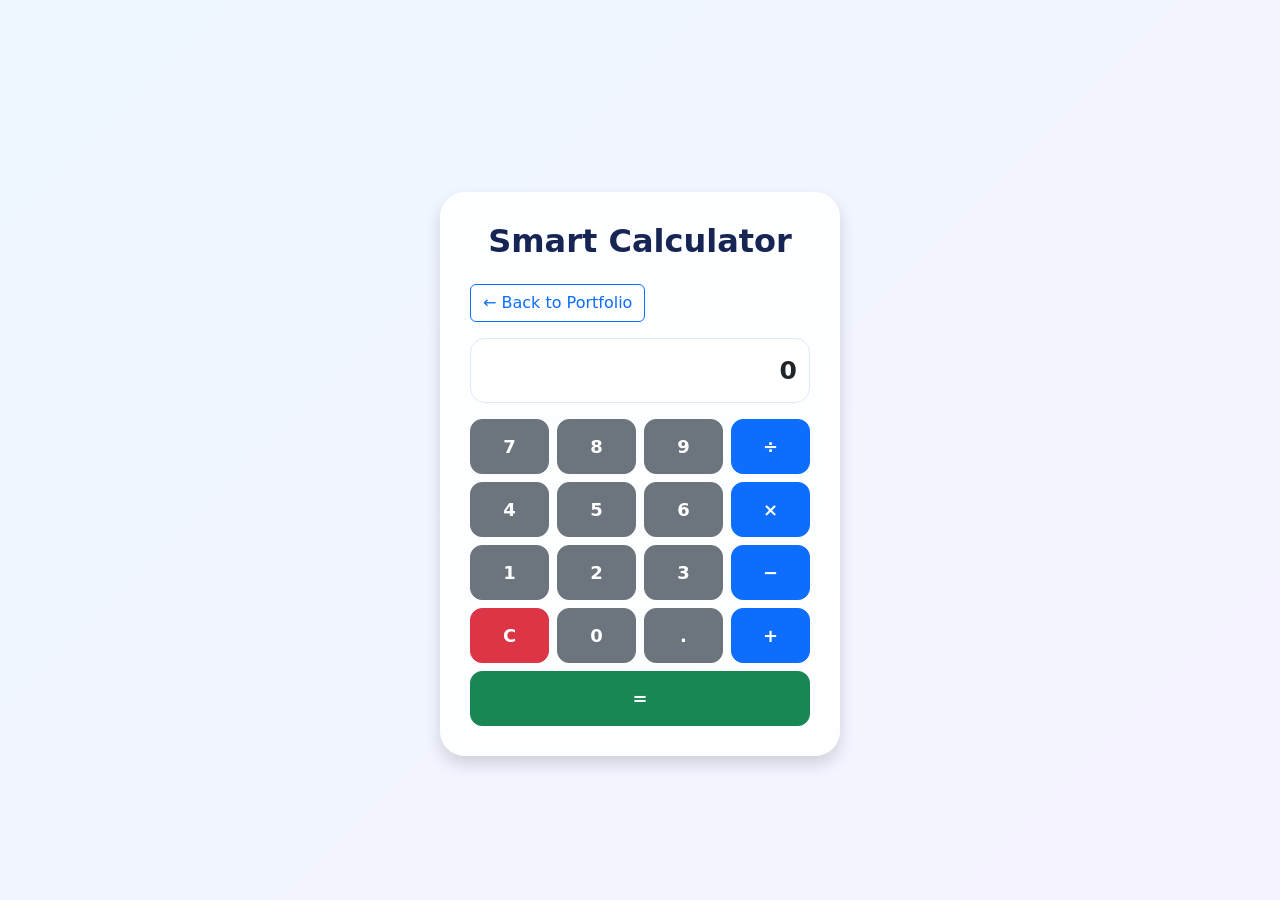
<file: calculator/index.html>
<!DOCTYPE html>
<html lang="en">

<head>
    <meta charset="UTF-8">
    <meta name="viewport" content="width=device-width, initial-scale=1.0">

    <title>Smart Calculator</title>

    <!-- Bootstrap 5 CSS -->
    <link href="https://cdn.jsdelivr.net/npm/bootstrap@5.3.3/dist/css/bootstrap.min.css" rel="stylesheet">

    <!-- Our own CSS -->
    <link rel="stylesheet" href="style.css">
</head>

<body>

    <div class="container mt-5">

        <div class="card mx-auto shadow" style="max-width: 400px;">

            <div class="card-body">

                <h2 class="text-center mb-4">
                    Smart Calculator
                </h2>
                <a href="../index.html" class="btn btn-outline-primary mb-3">
    ← Back to Portfolio
</a>
                <input type="text" id="display" class="form-control text-end mb-3" value="0" readonly>
                <div class="row g-2">

    <div class="col-3">
        <button class="btn btn-secondary w-100">7</button>
    </div>

    <div class="col-3">
        <button class="btn btn-secondary w-100">8</button>
    </div>

    <div class="col-3">
        <button class="btn btn-secondary w-100">9</button>
    </div>

    <div class="col-3">
        <button class="btn btn-primary w-100">÷</button>
    </div>


    <div class="col-3">
        <button class="btn btn-secondary w-100">4</button>
    </div>

    <div class="col-3">
        <button class="btn btn-secondary w-100">5</button>
    </div>

    <div class="col-3">
        <button class="btn btn-secondary w-100">6</button>
    </div>

    <div class="col-3">
        <button class="btn btn-primary w-100">×</button>
    </div>


    <div class="col-3">
        <button class="btn btn-secondary w-100">1</button>
    </div>

    <div class="col-3">
        <button class="btn btn-secondary w-100">2</button>
    </div>

    <div class="col-3">
        <button class="btn btn-secondary w-100">3</button>
    </div>

    <div class="col-3">
        <button class="btn btn-primary w-100">−</button>
    </div>


    <div class="col-3">
        <button class="btn btn-danger w-100">C</button>
    </div>

    <div class="col-3">
        <button class="btn btn-secondary w-100">0</button>
    </div>

    <div class="col-3">
        <button class="btn btn-secondary w-100">.</button>
    </div>

    <div class="col-3">
        <button class="btn btn-primary w-100">+</button>
    </div>


    <div class="col-12">
        <button class="btn btn-success w-100">=</button>
    </div>

</div>

            </div>

        </div>

    </div>
    <script src="script.js"></script>

</body>

</html>
</file>
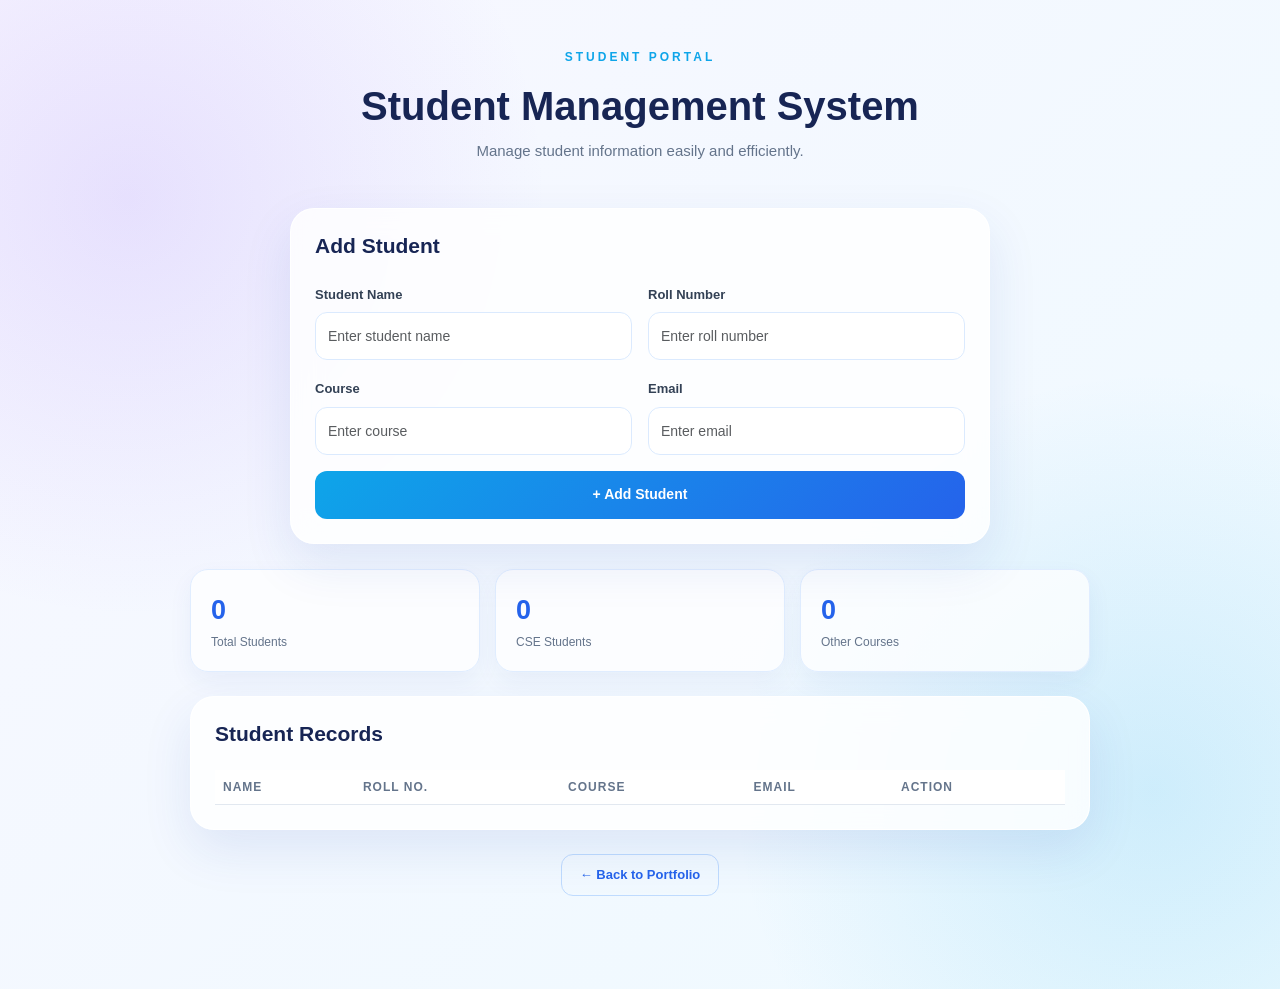
<file: student-management/index.html>
<!DOCTYPE html>
<html lang="en">

<head>
    <meta charset="UTF-8">
    <meta name="viewport" content="width=device-width, initial-scale=1.0">

    <title>Student Management System</title>

    <!-- Bootstrap 5 -->
    <link href="https://cdn.jsdelivr.net/npm/bootstrap@5.3.3/dist/css/bootstrap.min.css" rel="stylesheet">

    <!-- Custom CSS -->
    <link rel="stylesheet" href="style.css">
</head>

<body>

    <div class="container py-5">

        <!-- Header -->
        <div class="text-center mb-5">

            <p class="text-primary fw-bold">
                STUDENT PORTAL
            </p>

            <h1>
                Student Management System
            </h1>

            <p class="text-muted">
                Manage student information easily and efficiently.
            </p>

        </div>


        <!-- Student Form -->
        <div class="card shadow-sm mx-auto" style="max-width: 700px;">

            <div class="card-body p-4">

                <h3 class="mb-4">
                    Add Student
                </h3>

                <div class="row g-3">

                    <div class="col-md-6">

                        <label class="form-label">
                            Student Name
                        </label>

                        <input
                            type="text"
                            id="studentName"
                            class="form-control"
                            placeholder="Enter student name"
                        >

                    </div>


                    <div class="col-md-6">

                        <label class="form-label">
                            Roll Number
                        </label>

                        <input
                            type="text"
                            id="rollNumber"
                            class="form-control"
                            placeholder="Enter roll number"
                        >

                    </div>


                    <div class="col-md-6">

                        <label class="form-label">
                            Course
                        </label>

                        <input
                            type="text"
                            id="course"
                            class="form-control"
                            placeholder="Enter course"
                        >

                    </div>


                    <div class="col-md-6">

                        <label class="form-label">
                            Email
                        </label>

                        <input
                            type="email"
                            id="email"
                            class="form-control"
                            placeholder="Enter email"
                        >

                    </div>


                    <div class="col-12">

                        <button
                            id="addStudentBtn"
                            class="btn btn-primary w-100"
                        >
                            + Add Student
                        </button>

                    </div>

                </div>

            </div>

        </div>

        <!-- Statistics -->
<div class="stats">

    <div class="stat-box">
        <div class="stat-number" id="totalStudents">0</div>
        <div class="stat-label">Total Students</div>
    </div>

    <div class="stat-box">
        <div class="stat-number" id="cseStudents">0</div>
        <div class="stat-label">CSE Students</div>
    </div>

    <div class="stat-box">
        <div class="stat-number" id="otherStudents">0</div>
        <div class="stat-label">Other Courses</div>
    </div>

</div>


        <!-- Student List -->
        <div class="card shadow-sm mx-auto mt-4" style="max-width: 900px;">

            <div class="card-body p-4">

                <h3 class="mb-4">
                    Student Records
                </h3>

                <div class="table-responsive">

                    <table class="table align-middle">

                        <thead>

                            <tr>
                                <th>Name</th>
                                <th>Roll No.</th>
                                <th>Course</th>
                                <th>Email</th>
                                <th>Action</th>
                            </tr>

                        </thead>

                        <tbody id="studentList">

                        </tbody>

                    </table>

                </div>

            </div>

        </div>


        <!-- Back to Portfolio -->
        <div class="text-center mt-4">

            <a href="../index.html" class="btn btn-outline-primary">
                ← Back to Portfolio
            </a>

        </div>

    </div>


    <script src="script.js"></script>

</body>

</html>
</file>
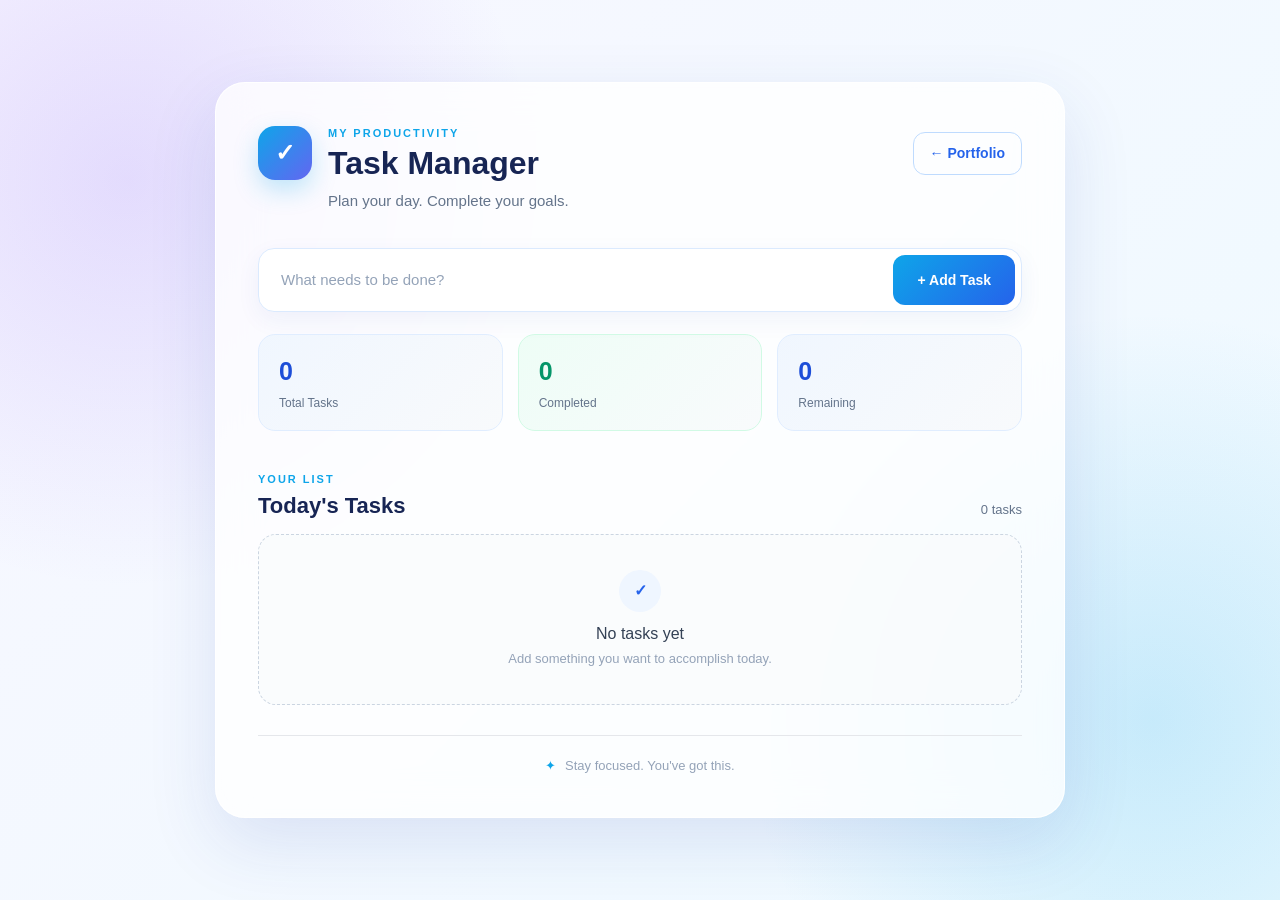
<file: task-manager/index.html>
<!DOCTYPE html>
<html lang="en">

<head>
    <meta charset="UTF-8">
    <meta name="viewport" content="width=device-width, initial-scale=1.0">

    <title>Task Manager</title>

    <!-- Bootstrap 5 -->
    <link href="https://cdn.jsdelivr.net/npm/bootstrap@5.3.3/dist/css/bootstrap.min.css" rel="stylesheet">

    <!-- Custom CSS -->
    <link rel="stylesheet" href="style.css">
</head>

<body>

    <div class="page">

        <div class="task-card">

            <!-- TOP -->
            <div class="top-bar">
                <div class="brand">
                    <div class="brand-icon">✓</div>

                    <div>
                        <span>MY PRODUCTIVITY</span>
                        <h1>Task Manager</h1>
                    </div>
                </div>

                <a href="../index.html" class="back-btn">
                    ← Portfolio
                </a>
            </div>


            <!-- INTRO -->
            <div class="intro">
                <p>Plan your day. Complete your goals.</p>
            </div>


            <!-- ADD TASK -->
            <div class="add-task">

                <input
                    type="text"
                    id="taskInput"
                    placeholder="What needs to be done?"
                    autocomplete="off"
                >

                <button id="addTaskBtn">
                    + Add Task
                </button>

            </div>


            <!-- STATS -->
            <div class="stats">

                <div class="stat-box">
                    <div class="stat-number" id="totalTasks">0</div>
                    <div class="stat-label">Total Tasks</div>
                </div>

                <div class="stat-box completed-box">
                    <div class="stat-number" id="completedTasks">0</div>
                    <div class="stat-label">Completed</div>
                </div>

                <div class="stat-box">
                    <div class="stat-number" id="remainingTasks">0</div>
                    <div class="stat-label">Remaining</div>
                </div>

            </div>


            <!-- TASK SECTION -->
            <div class="task-section">

                <div class="section-heading">
                    <div>
                        <span class="mini-title">YOUR LIST</span>
                        <h2>Today's Tasks</h2>
                    </div>

                    <span id="taskCount" class="task-count">
                        0 tasks
                    </span>
                </div>


                <ul id="taskList"></ul>

                <div id="emptyMessage" class="empty-message">
                    <div class="empty-icon">✓</div>
                    <h3>No tasks yet</h3>
                    <p>Add something you want to accomplish today.</p>
                </div>

            </div>


            <!-- FOOTER -->
            <div class="footer-message">
                <span>✦</span>
                Stay focused. You've got this.
            </div>

        </div>

    </div>


    <script src="script.js"></script>

</body>
</html>
</file>
<file: calculator/style.css>
body {
    background: linear-gradient(135deg, #eef7ff, #f5f3ff);
    min-height: 100vh;
    display: flex;
    align-items: center;
}

.card {
    border: none;
    border-radius: 25px;
    background: rgba(255, 255, 255, 0.85);
    backdrop-filter: blur(10px);
}

.card-body {
    padding: 30px;
}

.card h2 {
    color: #172554;
    font-weight: 700;
}

#display {
    height: 65px;
    font-size: 25px;
    font-weight: 600;
    border-radius: 15px;
    border: 1px solid #dbeafe;
}

button {
    height: 55px;
    font-size: 18px !important;
    border-radius: 12px !important;
    font-weight: 600 !important;
}
</file>
<file: student-management/style.css>
* {
    box-sizing: border-box;
}

body {
    margin: 0;
    font-family: Arial, sans-serif;

    background:
        radial-gradient(circle at 10% 20%, rgba(139, 92, 246, 0.15), transparent 30%),
        radial-gradient(circle at 90% 80%, rgba(14, 165, 233, 0.15), transparent 30%),
        linear-gradient(135deg, #f8f7ff, #eefaff);

    min-height: 100vh;
    color: #172554;
}


/* MAIN CONTAINER */

.container {
    max-width: 1100px;
}


/* HEADER */

.container > .text-center {
    margin-bottom: 45px !important;
}

.text-center p:first-child {
    font-size: 12px;
    letter-spacing: 3px;
    font-weight: 700;
    color: #0ea5e9 !important;
}

.text-center h1 {
    font-size: 40px;
    font-weight: 750;
    color: #172554;
    margin-bottom: 10px;
}

.text-center .text-muted {
    color: #64748b !important;
    font-size: 15px;
}


/* CARDS */

.card {
    border: 1px solid rgba(255, 255, 255, 0.9);
    border-radius: 24px;

    background: rgba(255, 255, 255, 0.82);

    backdrop-filter: blur(15px);

    box-shadow: 0 20px 50px rgba(30, 64, 175, 0.10) !important;
}


/* CARD HEADINGS */

.card h3 {
    color: #172554;
    font-size: 21px;
    font-weight: 700;
}


/* FORM */

.form-label {
    color: #334155;
    font-size: 13px;
    font-weight: 600;
}

.form-control {
    height: 48px;

    border: 1px solid #dbeafe;

    border-radius: 12px;

    color: #1e293b;

    font-size: 14px;

    background: rgba(255, 255, 255, 0.85);
}

.form-control:focus {
    border-color: #60a5fa;

    box-shadow: 0 0 0 3px rgba(96, 165, 250, 0.12);
}


/* ADD BUTTON */

#addStudentBtn {
    height: 48px;

    border: none;

    border-radius: 12px;

    background: linear-gradient(135deg, #0ea5e9, #2563eb);

    font-size: 14px;
    font-weight: 700;

    transition: 0.3s;
}

#addStudentBtn:hover {
    transform: translateY(-2px);

    box-shadow: 0 10px 22px rgba(37, 99, 235, 0.22);
}


/* TABLE */

.table {
    margin-bottom: 0;
}

.table thead th {
    color: #64748b;

    font-size: 12px;

    text-transform: uppercase;

    letter-spacing: 1px;

    border-bottom: 1px solid #e2e8f0;
}

.table tbody td {
    color: #334155;

    font-size: 14px;

    padding-top: 15px;
    padding-bottom: 15px;

    border-bottom: 1px solid #f1f5f9;
}


/* BACK BUTTON */

.btn-outline-primary {
    border-radius: 12px;

    padding: 10px 18px;

    font-size: 13px;

    font-weight: 600;

    border-color: #bfdbfe;

    color: #2563eb;

    transition: 0.3s;
}

.btn-outline-primary:hover {
    transform: translateY(-2px);
}


/* MOBILE */

@media (max-width: 768px) {

    .text-center h1 {
        font-size: 30px;
    }

    .card {
        border-radius: 20px;
    }

    .table {
        min-width: 700px;
    }

}
/* STATISTICS */

.stats {
    max-width: 900px;
    margin: 25px auto 0;

    display: grid;
    grid-template-columns: repeat(3, 1fr);
    gap: 15px;
}

.stat-box {
    padding: 20px;

    border-radius: 18px;

    background: rgba(255, 255, 255, 0.75);

    border: 1px solid #e0edff;

    box-shadow: 0 10px 25px rgba(30, 64, 175, 0.06);

    transition: 0.3s;
}

.stat-box:hover {
    transform: translateY(-3px);
}

.stat-number {
    font-size: 27px;
    font-weight: 750;
    color: #2563eb;
}

.stat-label {
    margin-top: 3px;

    font-size: 12px;
    color: #64748b;
}
</file>
<file: task-manager/style.css>
* {
    box-sizing: border-box;
}

body {
    margin: 0;
    font-family: Arial, sans-serif;
    color: #172554;
}

/* PAGE BACKGROUND */
.page {
    min-height: 100vh;
    padding: 60px 20px;

    background:
        radial-gradient(circle at 10% 20%, rgba(139, 92, 246, 0.18), transparent 30%),
        radial-gradient(circle at 90% 80%, rgba(14, 165, 233, 0.18), transparent 30%),
        linear-gradient(135deg, #f8f7ff, #eefaff);

    display: flex;
    justify-content: center;
    align-items: center;
}


/* MAIN CARD */
.task-card {
    width: 100%;
    max-width: 850px;

    background: rgba(255, 255, 255, 0.78);
    border: 1px solid rgba(255, 255, 255, 0.9);

    border-radius: 30px;

    padding: 42px;

    box-shadow:
        0 25px 70px rgba(30, 64, 175, 0.12);

    backdrop-filter: blur(20px);
}


/* TOP BAR */
.top-bar {
    display: flex;
    justify-content: space-between;
    align-items: center;
    gap: 20px;
}


/* BRAND */
.brand {
    display: flex;
    align-items: center;
    gap: 16px;
}

.brand-icon {
    width: 54px;
    height: 54px;

    border-radius: 17px;

    display: flex;
    align-items: center;
    justify-content: center;

    font-size: 24px;
    font-weight: bold;

    color: white;

    background: linear-gradient(135deg, #0ea5e9, #6366f1);

    box-shadow: 0 10px 25px rgba(14, 165, 233, 0.25);
}

.brand span {
    display: block;

    color: #0ea5e9;

    font-size: 11px;
    font-weight: 700;

    letter-spacing: 2px;

    margin-bottom: 3px;
}

.brand h1 {
    margin: 0;

    color: #172554;

    font-size: 32px;
    font-weight: 750;
}


/* BACK BUTTON */
.back-btn {
    text-decoration: none;

    color: #2563eb;

    border: 1px solid #bfdbfe;

    padding: 10px 16px;

    border-radius: 12px;

    font-size: 14px;
    font-weight: 600;

    transition: 0.3s;
}

.back-btn:hover {
    background: #eff6ff;
    transform: translateY(-2px);
}


/* INTRO */
.intro {
    margin-top: 8px;
    margin-left: 70px;
}

.intro p {
    margin: 0;

    color: #64748b;

    font-size: 15px;
}


/* ADD TASK */
.add-task {
    display: flex;

    margin-top: 35px;

    background: white;

    border: 1px solid #dbeafe;

    border-radius: 16px;

    padding: 6px;

    box-shadow: 0 8px 25px rgba(30, 64, 175, 0.06);
}

#taskInput {
    flex: 1;

    border: none;
    outline: none;

    padding: 14px 16px;

    font-size: 15px;

    color: #1e293b;

    background: transparent;
}

#taskInput::placeholder {
    color: #94a3b8;
}

#addTaskBtn {
    border: none;

    padding: 0 24px;

    border-radius: 12px;

    color: white;

    background: linear-gradient(135deg, #0ea5e9, #2563eb);

    font-size: 14px;
    font-weight: 700;

    cursor: pointer;

    transition: 0.3s;
}

#addTaskBtn:hover {
    transform: translateY(-2px);

    box-shadow: 0 8px 20px rgba(37, 99, 235, 0.25);
}


/* STATISTICS */
.stats {
    display: grid;

    grid-template-columns: repeat(3, 1fr);

    gap: 15px;

    margin-top: 22px;
}

.stat-box {
    padding: 18px 20px;

    border-radius: 17px;

    background: linear-gradient(
        135deg,
        rgba(239, 246, 255, 0.9),
        rgba(248, 250, 252, 0.9)
    );

    border: 1px solid #e0edff;
}

.stat-number {
    font-size: 25px;
    font-weight: 750;

    color: #1d4ed8;
}

.stat-label {
    margin-top: 3px;

    font-size: 12px;
    color: #64748b;
}

.completed-box {
    background: linear-gradient(
        135deg,
        rgba(236, 253, 245, 0.9),
        rgba(248, 250, 252, 0.9)
    );

    border-color: #d1fae5;
}

.completed-box .stat-number {
    color: #059669;
}


/* TASK SECTION */
.task-section {
    margin-top: 35px;
}


/* SECTION HEADING */
.section-heading {
    display: flex;
    justify-content: space-between;
    align-items: end;

    margin-bottom: 15px;
}

.mini-title {
    color: #0ea5e9;

    font-size: 11px;
    font-weight: 700;

    letter-spacing: 2px;
}

.section-heading h2 {
    margin: 3px 0 0;

    font-size: 22px;
    font-weight: 700;

    color: #172554;
}

.task-count {
    color: #64748b;

    font-size: 13px;
}


/* TASK LIST */
#taskList {
    list-style: none;

    padding: 0;
    margin: 0;
}


/* TASK */
#taskList li {
    display: flex;
    align-items: center;
    justify-content: space-between;

    padding: 15px 16px;

    margin-bottom: 10px;

    background: white;

    border: 1px solid #e5e7eb;

    border-radius: 15px;

    transition: 0.25s;
}

#taskList li:hover {
    transform: translateX(4px);

    border-color: #bfdbfe;

    box-shadow: 0 8px 20px rgba(30, 64, 175, 0.07);
}


/* TASK TEXT */
#taskList li span {
    display: flex;
    align-items: center;
    gap: 12px;

    color: #334155;

    font-size: 15px;
    font-weight: 500;

    cursor: pointer;
}


/* CHECK CIRCLE */
#taskList li span::before {
    content: "";

    width: 20px;
    height: 20px;

    border: 2px solid #93c5fd;

    border-radius: 50%;

    flex-shrink: 0;

    transition: 0.2s;
}

#taskList li span:hover::before {
    border-color: #2563eb;
}


/* DELETE BUTTON */
#taskList button {
    border: none;

    padding: 7px 12px;

    border-radius: 9px;

    color: #dc2626;

    background: #fef2f2;

    font-size: 12px;
    font-weight: 700;

    cursor: pointer;

    transition: 0.25s;
}

#taskList button:hover {
    background: #fee2e2;

    transform: scale(1.05);
}


/* EMPTY STATE */
.empty-message {
    text-align: center;

    padding: 35px 20px;

    border: 1px dashed #cbd5e1;

    border-radius: 18px;

    background: rgba(248, 250, 252, 0.6);
}

.empty-icon {
    width: 42px;
    height: 42px;

    margin: 0 auto 12px;

    display: flex;
    align-items: center;
    justify-content: center;

    border-radius: 50%;

    background: #eff6ff;

    color: #2563eb;

    font-weight: bold;
}

.empty-message h3 {
    margin: 0;

    font-size: 16px;

    color: #334155;
}

.empty-message p {
    margin: 6px 0 0;

    color: #94a3b8;

    font-size: 13px;
}


/* FOOTER */
.footer-message {
    margin-top: 30px;

    padding-top: 20px;

    border-top: 1px solid #e5e7eb;

    text-align: center;

    color: #94a3b8;

    font-size: 13px;
}

.footer-message span {
    color: #0ea5e9;
    margin-right: 5px;
}


/* MOBILE */
@media (max-width: 650px) {

    .page {
        padding: 25px 15px;
    }

    .task-card {
        padding: 25px 20px;
        border-radius: 23px;
    }

    .top-bar {
        align-items: flex-start;
    }

    .brand h1 {
        font-size: 26px;
    }

    .brand-icon {
        width: 46px;
        height: 46px;
    }

    .back-btn {
        font-size: 12px;
        padding: 8px 11px;
    }

    .intro {
        margin-left: 62px;
    }

    .stats {
        grid-template-columns: 1fr;
    }

    .add-task {
        flex-direction: column;
        padding: 7px;
    }

    #addTaskBtn {
        height: 45px;
    }

    #taskInput {
        height: 50px;
    }
}
/* COMPLETED TASK CHECK */
#taskList li span.completed::before {
    content: "✓";

    display: flex;
    align-items: center;
    justify-content: center;

    background: linear-gradient(135deg, #0ea5e9, #6366f1);

    border: none;

    color: white;

    font-size: 12px;
    font-weight: bold;
}
</file>
